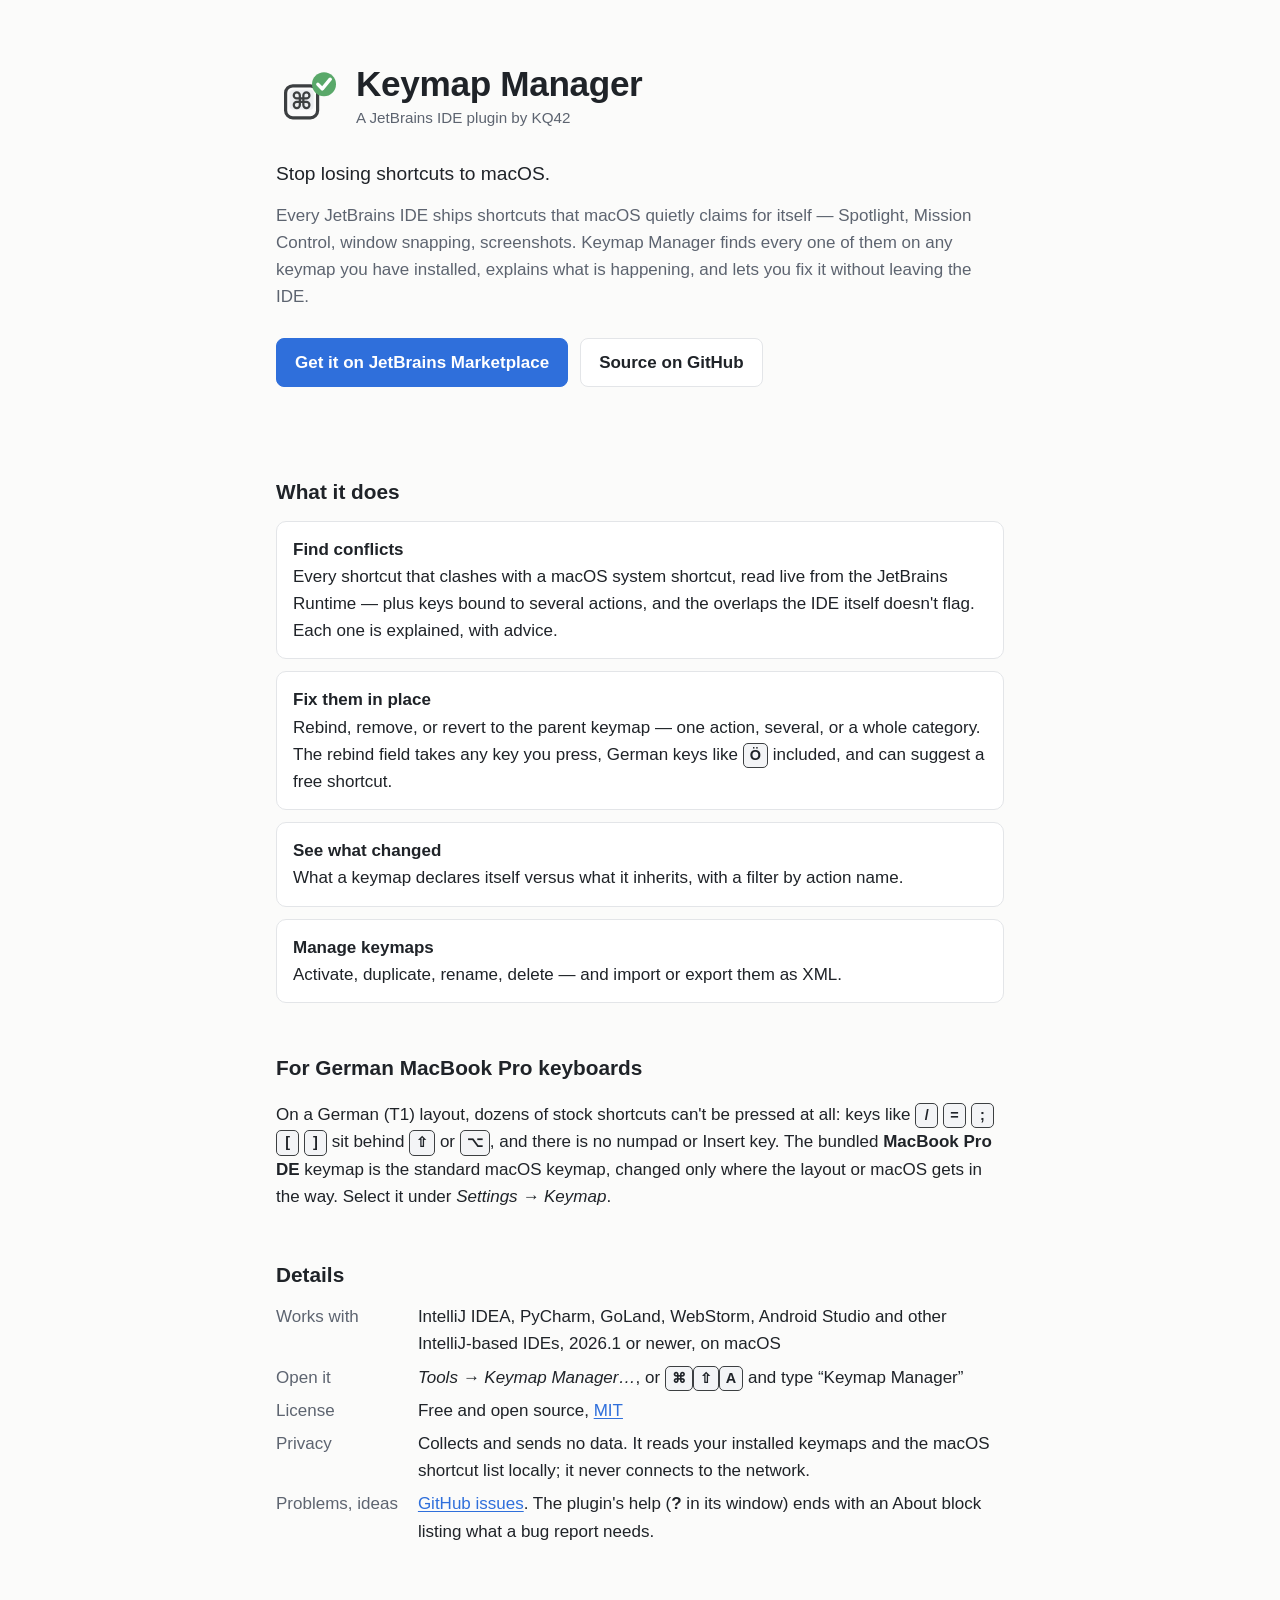
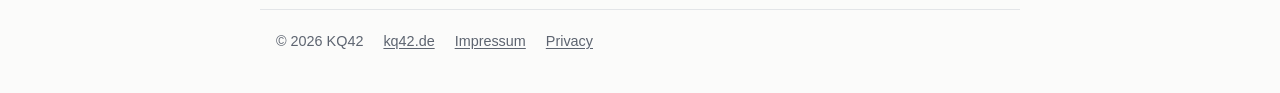
<file: docs/website/plugins/keymap-manager/index.html>
<!doctype html>
<!--
  Vendor page for the Keymap Manager plugin: https://kq42.de/plugins/keymap-manager/
  plugin.xml's <vendor url> points here. Self-contained (no external fonts, scripts or trackers),
  so the "collects no data" line below holds for the page too.

-->
<html lang="en">
<head>
<meta charset="utf-8">
<meta name="viewport" content="width=device-width, initial-scale=1">
<title>Keymap Manager · KQ42</title>
<meta name="description" content="Keymap Manager — a JetBrains IDE plugin that finds and fixes shortcuts macOS takes away from your IDE. Includes a keymap for German MacBook Pro keyboards.">
<link rel="icon" type="image/svg+xml" href="data:image/svg+xml,%3Csvg xmlns='http://www.w3.org/2000/svg' viewBox='0 0 40 40'%3E%3Crect x='6' y='13' width='20' height='20' rx='4.5' fill='%23FBFBFB' stroke='%233C3F41' stroke-width='2'/%3E%3Ccircle cx='30' cy='12' r='7.5' fill='%2359A869'/%3E%3Cpath d='M26.2 12.1 L28.9 14.9 L33.9 8.9' fill='none' stroke='%23fff' stroke-width='2.2' stroke-linecap='round' stroke-linejoin='round'/%3E%3C/svg%3E">
<style>
  :root {
    --bg: #fbfbfa;
    --fg: #1f2328;
    --muted: #5d6470;
    --line: #e3e5e8;
    --card: #ffffff;
    --accent: #2f6fdb;
    --accent-fg: #ffffff;
    --ok: #3f8f52;
    --cap-bg: #f3f4f6;
    --cap-line: #3c3f41;
  }
  @media (prefers-color-scheme: dark) {
    :root {
      --bg: #1b1d21;
      --fg: #e6e8eb;
      --muted: #a0a7b2;
      --line: #33373d;
      --card: #23262b;
      --accent: #5b94f0;
      --accent-fg: #0f1115;
      --ok: #5fb873;
      --cap-bg: #2c3036;
      --cap-line: #c9ccd1;
    }
  }
  * { box-sizing: border-box; }
  html { -webkit-text-size-adjust: 100%; }
  body {
    margin: 0;
    background: var(--bg);
    color: var(--fg);
    font: 17px/1.6 -apple-system, BlinkMacSystemFont, "Segoe UI", Inter, Roboto, Helvetica, Arial, sans-serif;
  }
  main, footer { max-width: 760px; margin: 0 auto; padding: 0 16px; }
  a { color: var(--accent); text-underline-offset: 2px; }

  header.hero { padding: 64px 0 40px; }
  .brand { display: flex; align-items: center; gap: 16px; }
  .brand svg { width: 64px; height: 64px; flex: none; }
  h1 { font-size: 2.2rem; line-height: 1.15; margin: 0; letter-spacing: -0.01em; }
  .vendor { color: var(--muted); font-size: 0.95rem; margin: 2px 0 0; }
  .lede { font-size: 1.2rem; margin: 28px 0 0; }
  .lede + p { color: var(--muted); margin: 12px 0 0; }

  .actions { display: flex; flex-wrap: wrap; gap: 12px; margin-top: 28px; }
  .btn {
    display: inline-block; padding: 10px 18px; border-radius: 8px;
    font-weight: 600; text-decoration: none; border: 1px solid var(--line);
    color: var(--fg); background: var(--card);
  }
  .btn.primary { background: var(--accent); border-color: var(--accent); color: var(--accent-fg); }
  .btn:hover { filter: brightness(1.06); }

  h2 { font-size: 1.3rem; margin: 48px 0 12px; }
  ul.features { list-style: none; padding: 0; margin: 0; display: grid; gap: 12px; }
  ul.features li {
    background: var(--card); border: 1px solid var(--line); border-radius: 10px; padding: 14px 16px;
  }
  ul.features b { display: block; }

  kbd {
    display: inline-block; min-width: 1.6em; padding: 0 6px; text-align: center;
    font: 600 0.85em/1.6 -apple-system, BlinkMacSystemFont, sans-serif;
    background: var(--cap-bg); border: 1px solid var(--cap-line); border-radius: 5px;
  }
  .note { color: var(--muted); font-size: 0.95rem; }

  dl.facts { display: grid; grid-template-columns: max-content 1fr; gap: 6px 20px; margin: 0; }
  dl.facts dt { color: var(--muted); }
  dl.facts dd { margin: 0; }

  footer {
    margin-top: 64px; padding-top: 20px; padding-bottom: 40px;
    border-top: 1px solid var(--line); color: var(--muted); font-size: 0.9rem;
    display: flex; flex-wrap: wrap; gap: 8px 20px;
  }
  footer a { color: var(--muted); }

  @media (max-width: 520px) {
    header.hero { padding-top: 40px; }
    h1 { font-size: 1.8rem; }
    .brand svg { width: 52px; height: 52px; }
    dl.facts { grid-template-columns: 1fr; gap: 0; }
    dl.facts dd { margin-bottom: 10px; }
  }
</style>
</head>
<body>
<main>
  <header class="hero">
    <div class="brand">
      <svg viewBox="0 0 40 40" fill="none" aria-hidden="true">
        <rect x="6" y="13" width="20" height="20" rx="4.5" fill="#FBFBFB" stroke="#3C3F41" stroke-width="2" stroke-linejoin="round"/>
        <rect x="8.5" y="15.5" width="15" height="12.5" rx="2.5" fill="#EBEDF0"/>
        <path d="M 14.9 19 L 14.9 25 A 1.9 1.9 0 1 1 13 23.1 L 19 23.1 A 1.9 1.9 0 1 1 17.1 25 L 17.1 19 A 1.9 1.9 0 1 1 19 20.9 L 13 20.9 A 1.9 1.9 0 1 1 14.9 19 Z"
              fill="none" stroke="#3C3F41" stroke-width="1.4" stroke-linejoin="round" stroke-linecap="round"/>
        <circle cx="30" cy="12" r="7.5" fill="#59A869"/>
        <path d="M26.2 12.1 L28.9 14.9 L33.9 8.9" fill="none" stroke="#FFFFFF" stroke-width="2.2" stroke-linecap="round" stroke-linejoin="round"/>
      </svg>
      <div>
        <h1>Keymap Manager</h1>
        <p class="vendor">A JetBrains IDE plugin by KQ42</p>
      </div>
    </div>

    <p class="lede">Stop losing shortcuts to macOS.</p>
    <p>Every JetBrains IDE ships shortcuts that macOS quietly claims for itself — Spotlight,
      Mission Control, window snapping, screenshots. Keymap Manager finds every one of them on
      any keymap you have installed, explains what is happening, and lets you fix it without
      leaving the IDE.</p>

    <div class="actions">
      <a class="btn primary" href="https://plugins.jetbrains.com/plugin/35397-keymap-manager">Get it on JetBrains Marketplace</a>
      <a class="btn" href="https://github.com/KQ42/keymap-manager">Source on GitHub</a>
    </div>
  </header>

  <h2>What it does</h2>
  <ul class="features">
    <li><b>Find conflicts</b>Every shortcut that clashes with a macOS system shortcut, read live
      from the JetBrains Runtime — plus keys bound to several actions, and the overlaps the IDE
      itself doesn't flag. Each one is explained, with advice.</li>
    <li><b>Fix them in place</b>Rebind, remove, or revert to the parent keymap — one action, several,
      or a whole category. The rebind field takes any key you press, German keys like
      <kbd>Ö</kbd> included, and can suggest a free shortcut.</li>
    <li><b>See what changed</b>What a keymap declares itself versus what it inherits, with a filter
      by action name.</li>
    <li><b>Manage keymaps</b>Activate, duplicate, rename, delete — and import or export them as XML.</li>
  </ul>

  <h2>For German MacBook Pro keyboards</h2>
  <p>On a German (T1) layout, dozens of stock shortcuts can't be pressed at all: keys like
    <kbd>/</kbd> <kbd>=</kbd> <kbd>;</kbd> <kbd>[</kbd> <kbd>]</kbd> sit behind
    <kbd>⇧</kbd> or <kbd>⌥</kbd>, and there is no numpad or Insert key. The bundled
    <b>MacBook Pro DE</b> keymap is the standard macOS keymap, changed only where the layout or
    macOS gets in the way. Select it under <i>Settings → Keymap</i>.</p>

  <h2>Details</h2>
  <dl class="facts">
    <dt>Works with</dt>
    <dd>IntelliJ IDEA, PyCharm, GoLand, WebStorm, Android Studio and other IntelliJ-based IDEs, 2026.1 or newer, on macOS</dd>
    <dt>Open it</dt>
    <dd><i>Tools → Keymap Manager…</i>, or <kbd>⌘</kbd><kbd>⇧</kbd><kbd>A</kbd> and type “Keymap Manager”</dd>
    <dt>License</dt>
    <dd>Free and open source, <a href="https://github.com/KQ42/keymap-manager/blob/main/LICENSE">MIT</a></dd>
    <dt>Privacy</dt>
    <dd>Collects and sends no data. It reads your installed keymaps and the macOS shortcut list
      locally; it never connects to the network.</dd>
    <dt>Problems, ideas</dt>
    <dd><a href="https://github.com/KQ42/keymap-manager/issues">GitHub issues</a>.
      The plugin's help (<b>?</b> in its window) ends with an About block listing what a bug report needs.</dd>
  </dl>
</main>

<footer>
  <span>© 2026 KQ42</span>
  <a href="/">kq42.de</a>
  <a href="/impressum/">Impressum</a>
  <a href="/datenschutz/">Privacy</a>
</footer>
</body>
</html>
</file>
